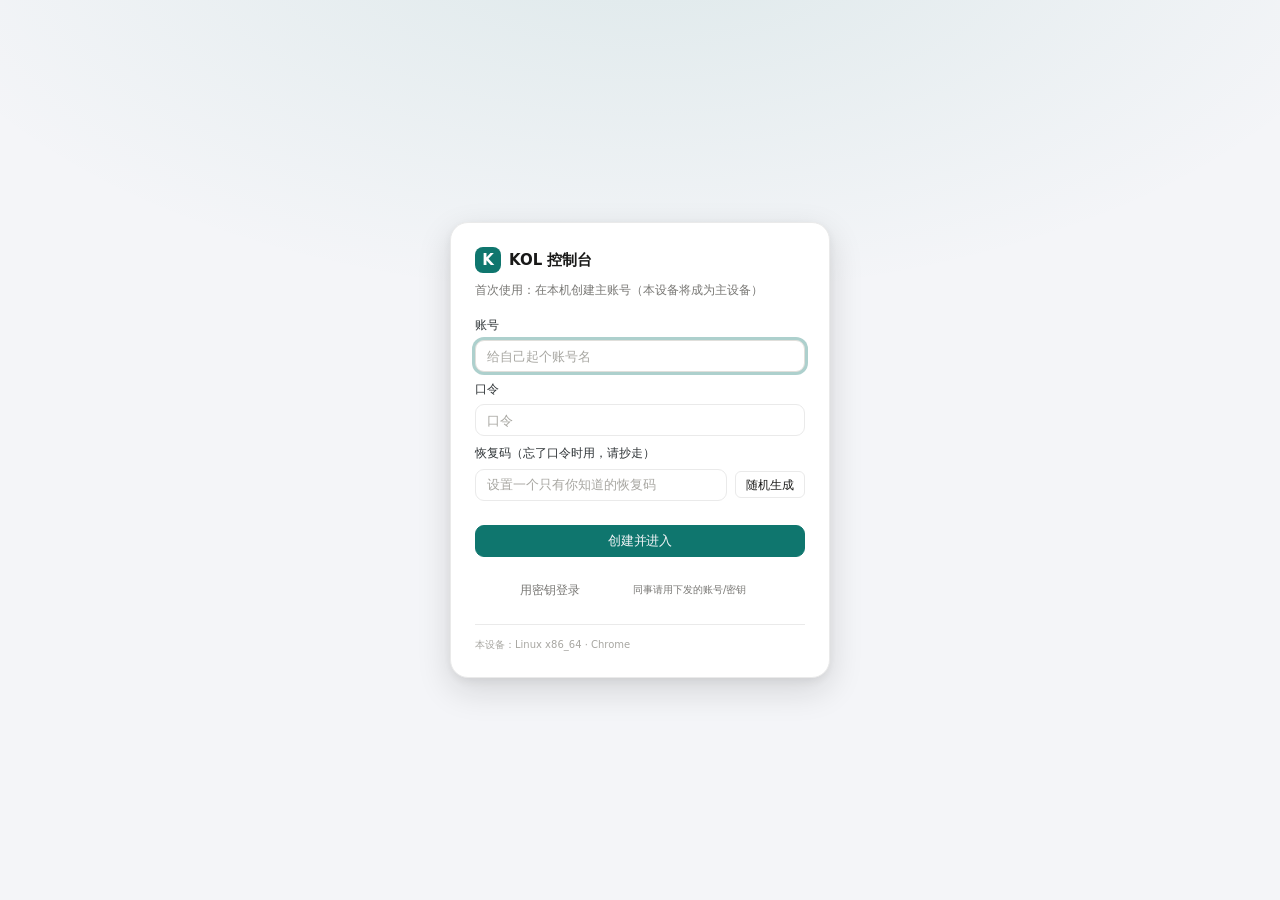
<file: index.html>
<!doctype html>
<html lang="zh-CN" data-theme="light">
<head>
<meta charset="utf-8">
<meta name="viewport" content="width=device-width,initial-scale=1,viewport-fit=cover">
<meta name="color-scheme" content="light dark">
<title>KOL 控制台</title>
<link rel="stylesheet" href="theme/reset.css?v=2">
<link rel="stylesheet" href="theme/tokens.css?v=2">
<link rel="stylesheet" href="theme/primitives.css?v=2">
<link rel="stylesheet" href="theme/layout.css?v=2">
</head>
<body>
<div class="app">
  <header class="topbar">
    <div class="brand"><span class="mark">K</span><span>KOL</span></div>
    <div class="grow">
      <div class="crumb" id="crumb"></div>
      <div class="title" id="title">概览</div>
    </div>
    <button class="cmdk" id="cmdkBtn" title="命令">
      <svg width="15" height="15" viewBox="0 0 24 24" fill="none" stroke="currentColor" stroke-width="1.6" stroke-linecap="round"><circle cx="11" cy="11" r="6.5"/><path d="m20 20-3.6-3.6"/></svg>
      <span>搜索 / 命令</span><kbd>⌘K</kbd>
    </button>
    <button class="btn icon ghost" id="refreshBtn" title="刷新" aria-label="刷新">
      <svg width="16" height="16" viewBox="0 0 24 24" fill="none" stroke="currentColor" stroke-width="1.6" stroke-linecap="round" stroke-linejoin="round"><path d="M20 11a8 8 0 1 0-2.3 5.6"/><path d="M20 4v7h-7"/></svg>
    </button>
    <button class="btn icon ghost" id="themeBtn" title="明暗切换" aria-label="明暗切换"></button>
  </header>

  <div class="navwrap" id="navwrap">
    <button class="navscroll" id="navL" data-navsc="-1" aria-label="向左滚动"><svg width="16" height="16" viewBox="0 0 24 24" fill="none" stroke="currentColor" stroke-width="1.8" stroke-linecap="round" stroke-linejoin="round"><path d="m15 6-6 6 6 6"/></svg></button>
    <nav class="navrow" id="nav" aria-label="主导航"></nav>
    <button class="navscroll" id="navR" data-navsc="1" aria-label="向右滚动"><svg width="16" height="16" viewBox="0 0 24 24" fill="none" stroke="currentColor" stroke-width="1.8" stroke-linecap="round" stroke-linejoin="round"><path d="m9 6 6 6-6 6"/></svg></button>
  </div>

  <div class="subbar" id="subnavWrap"><div class="seg" id="subnav" role="tablist"></div></div>

  <main class="main" id="view"></main>
</div>

<div id="fabMount"></div>
<div id="sheetMount"></div>
<div id="toast" role="status" aria-live="polite"></div>

<script src="mock.js?v=2"></script>
<script src="api.js?v=2"></script>
<script src="ext.js?v=2"></script>
<script src="auth.js?v=2"></script>
<script src="app.js?v=2"></script>
</body>
</html>
</file>
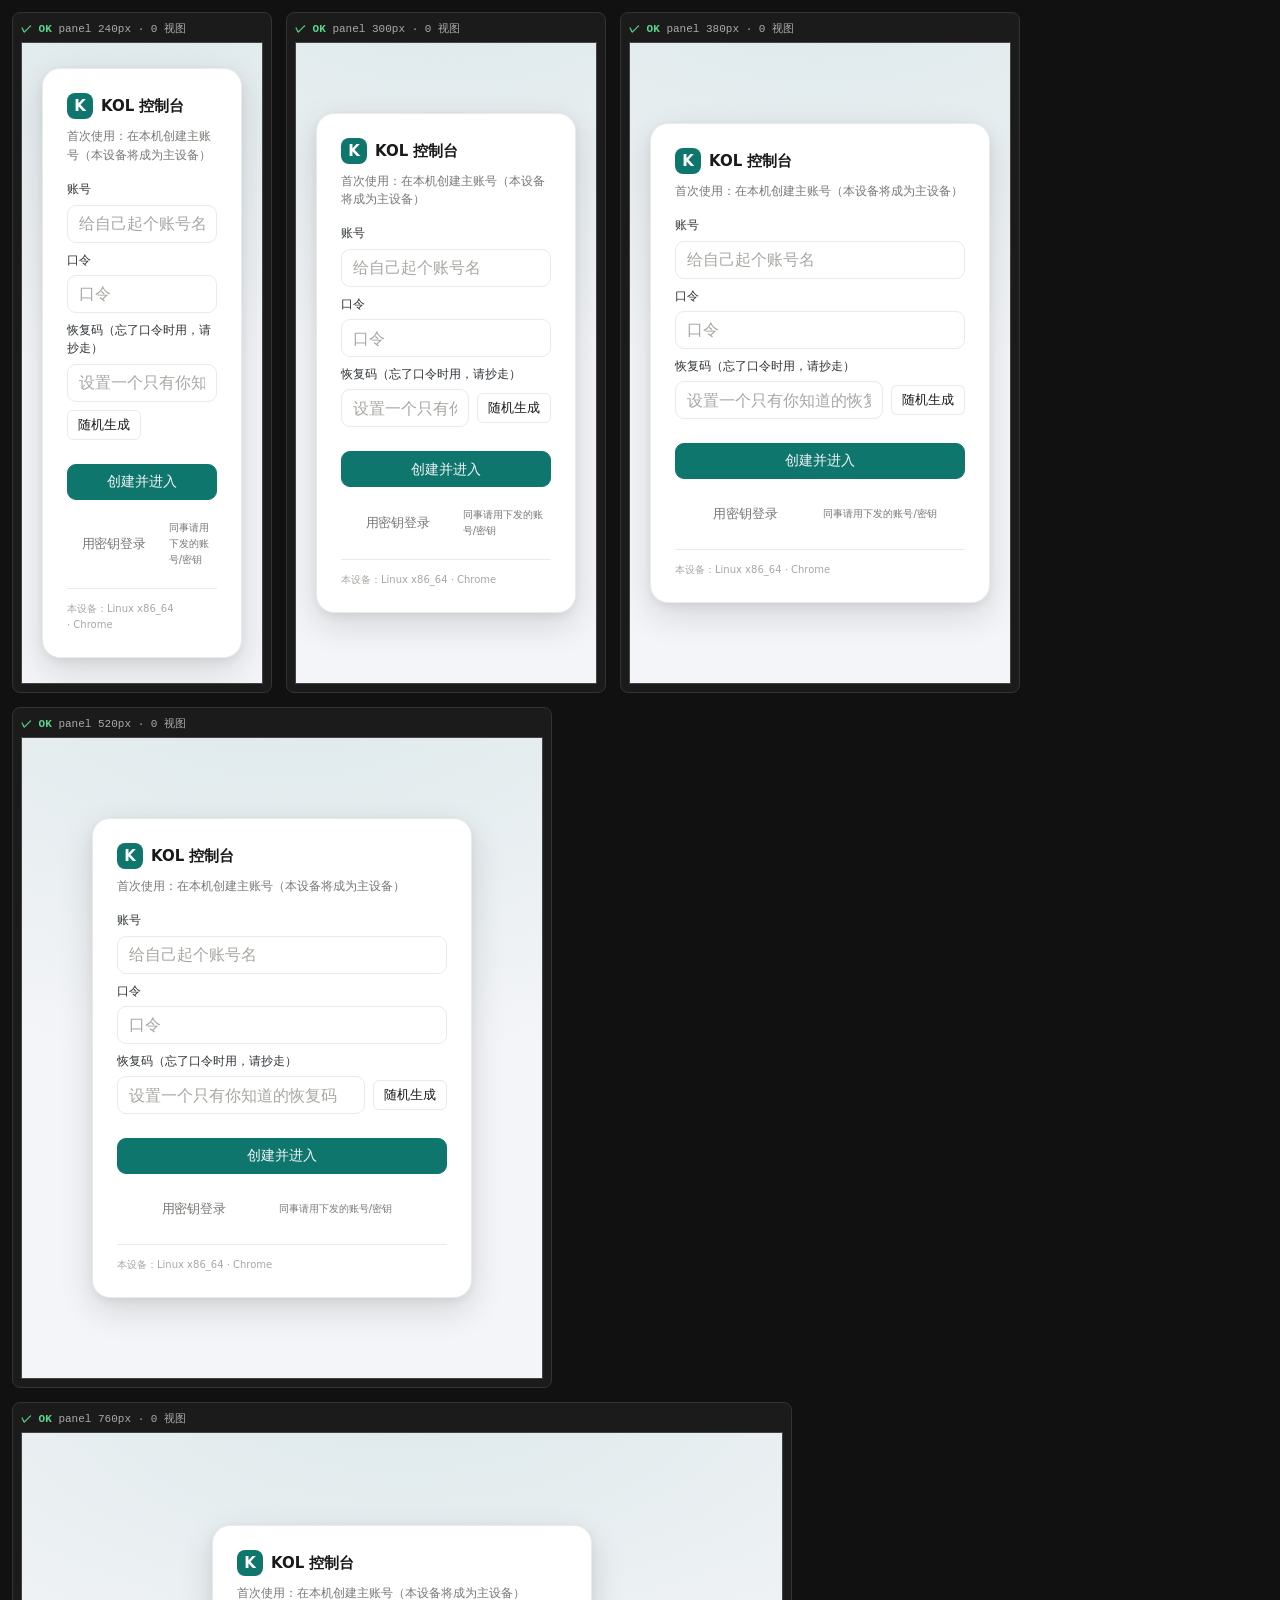
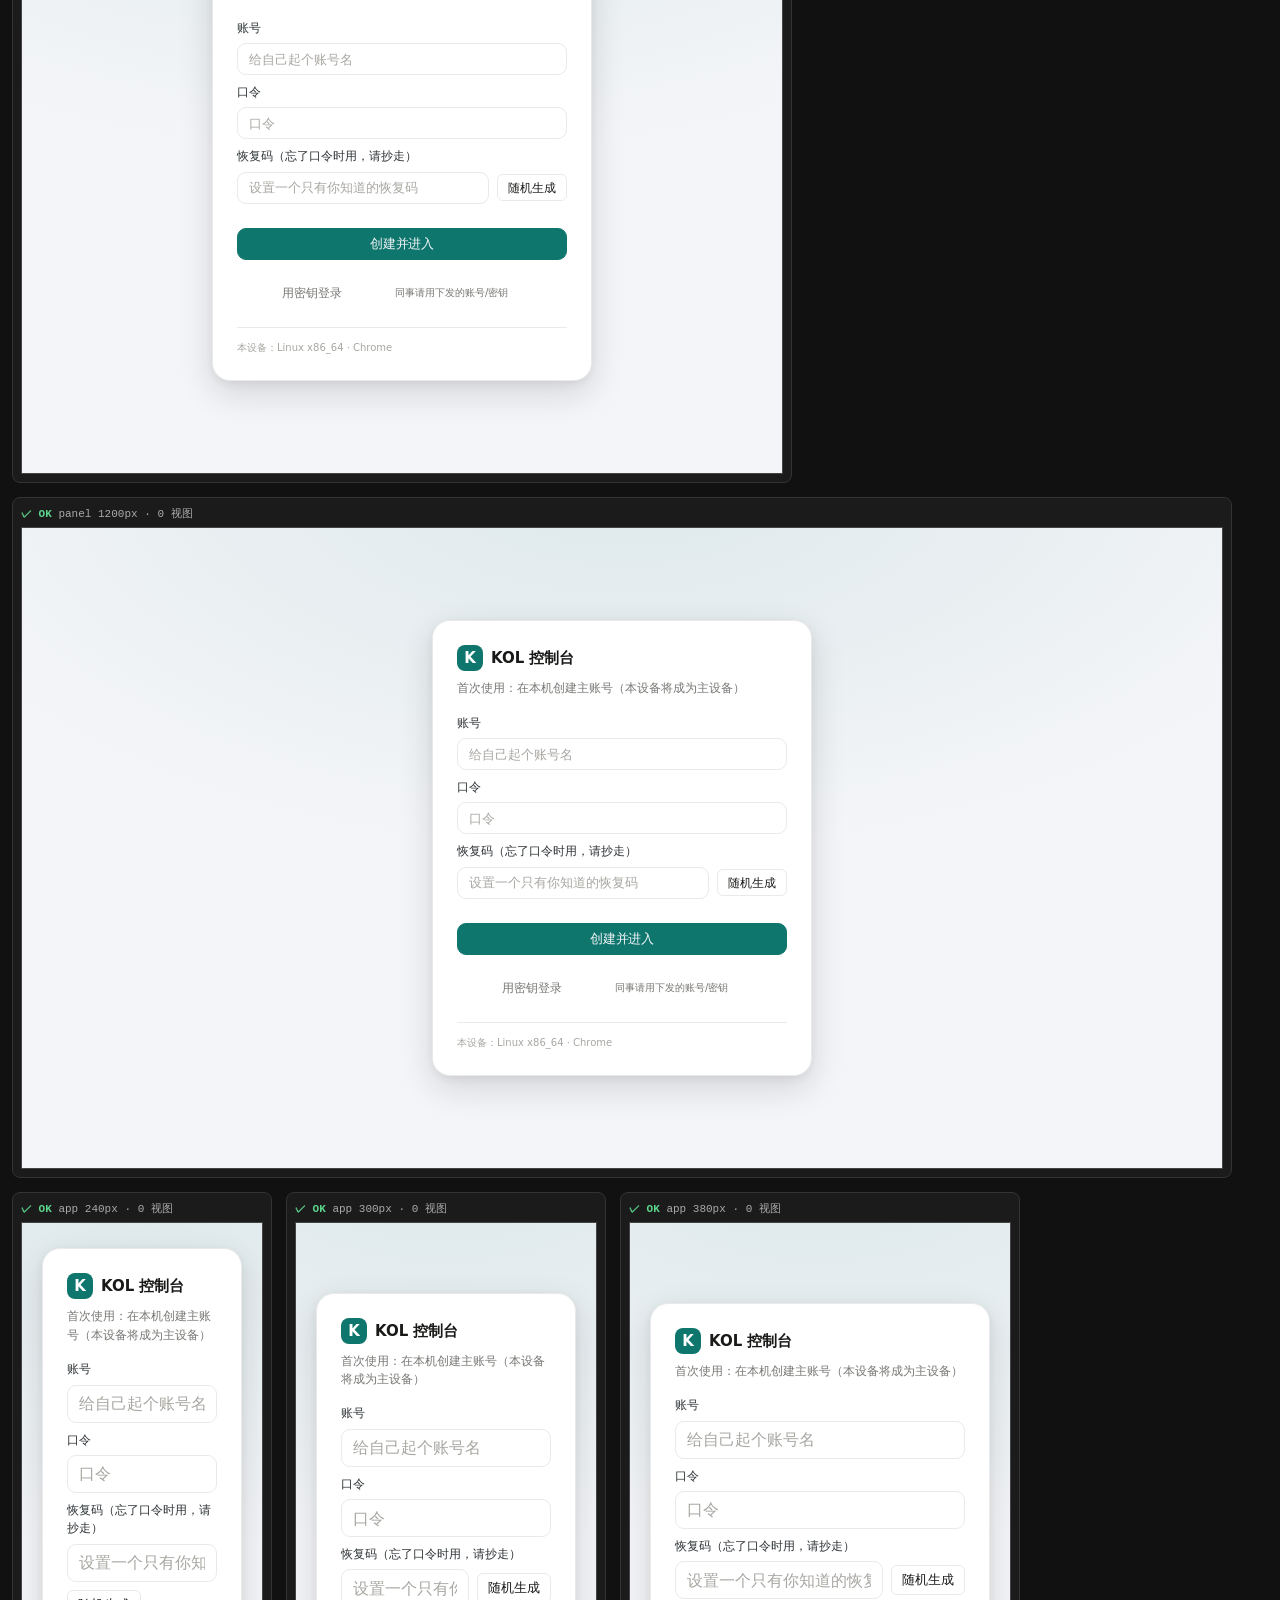
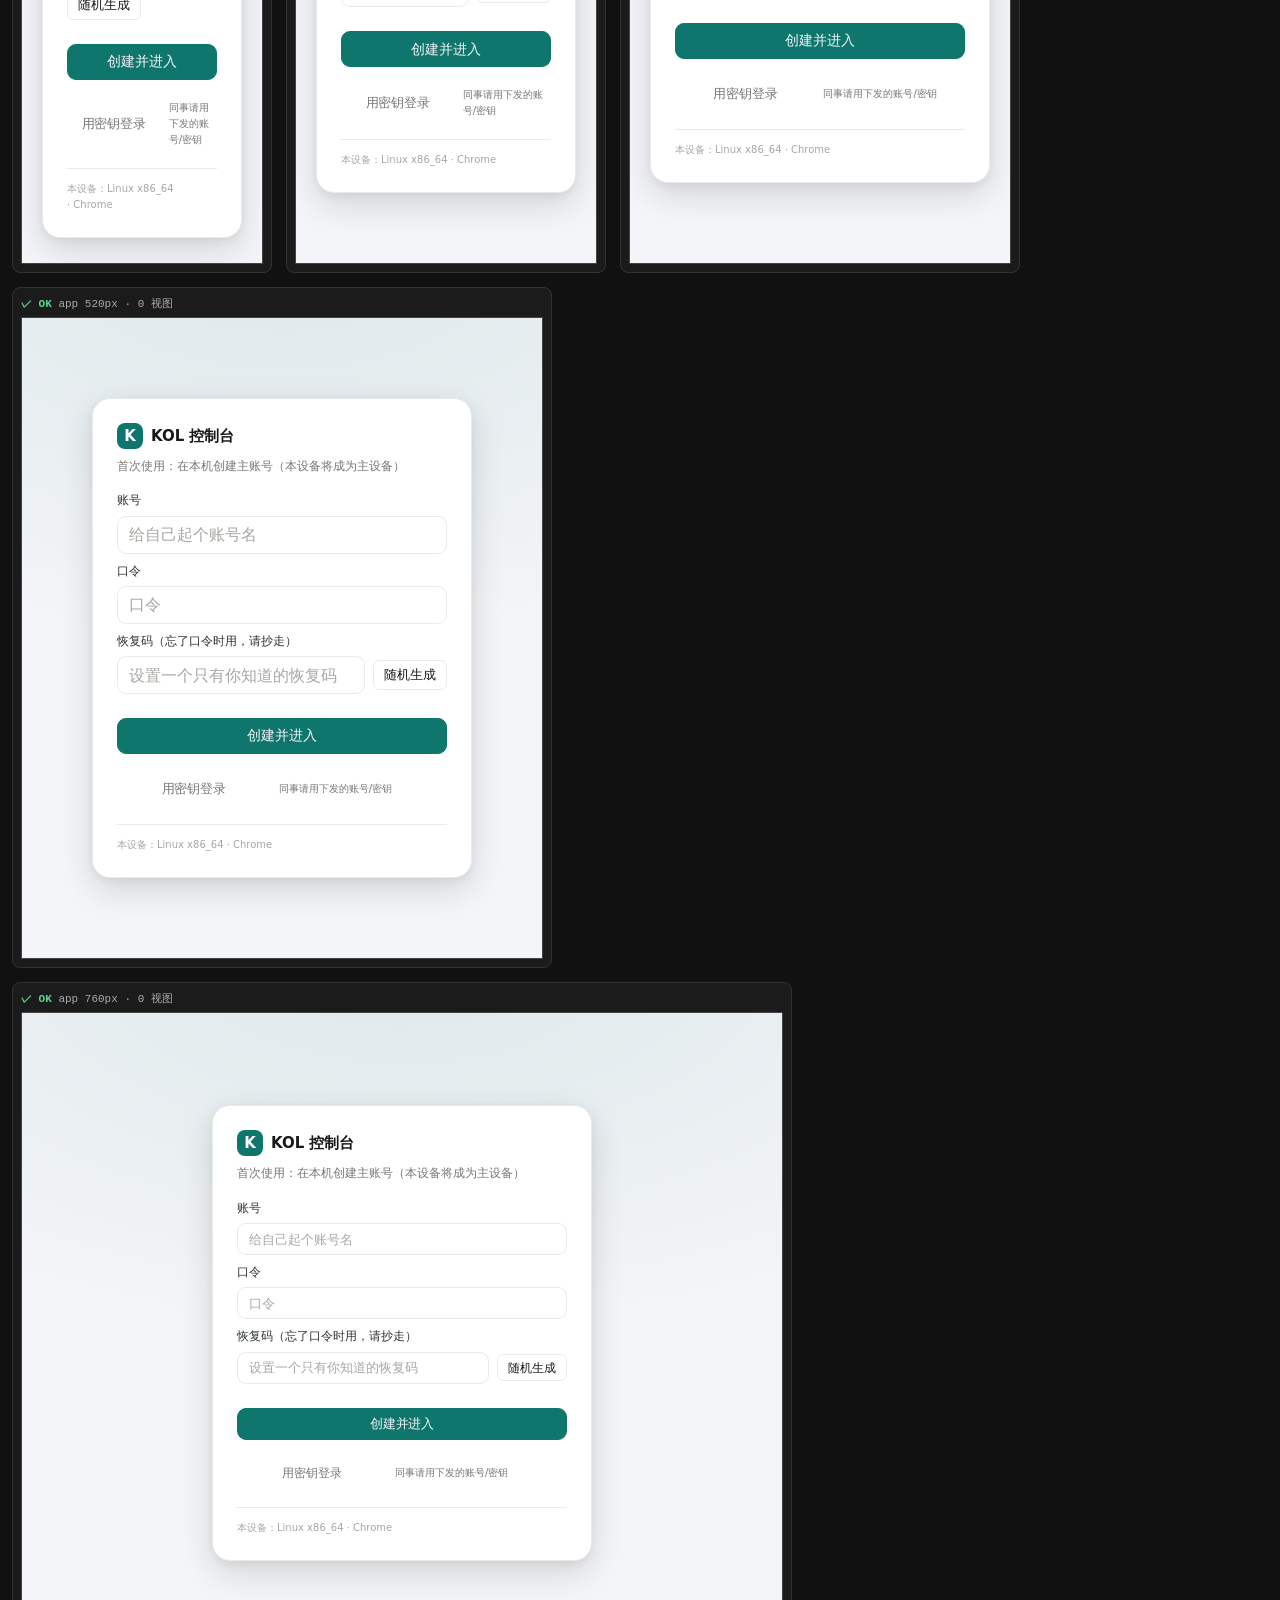
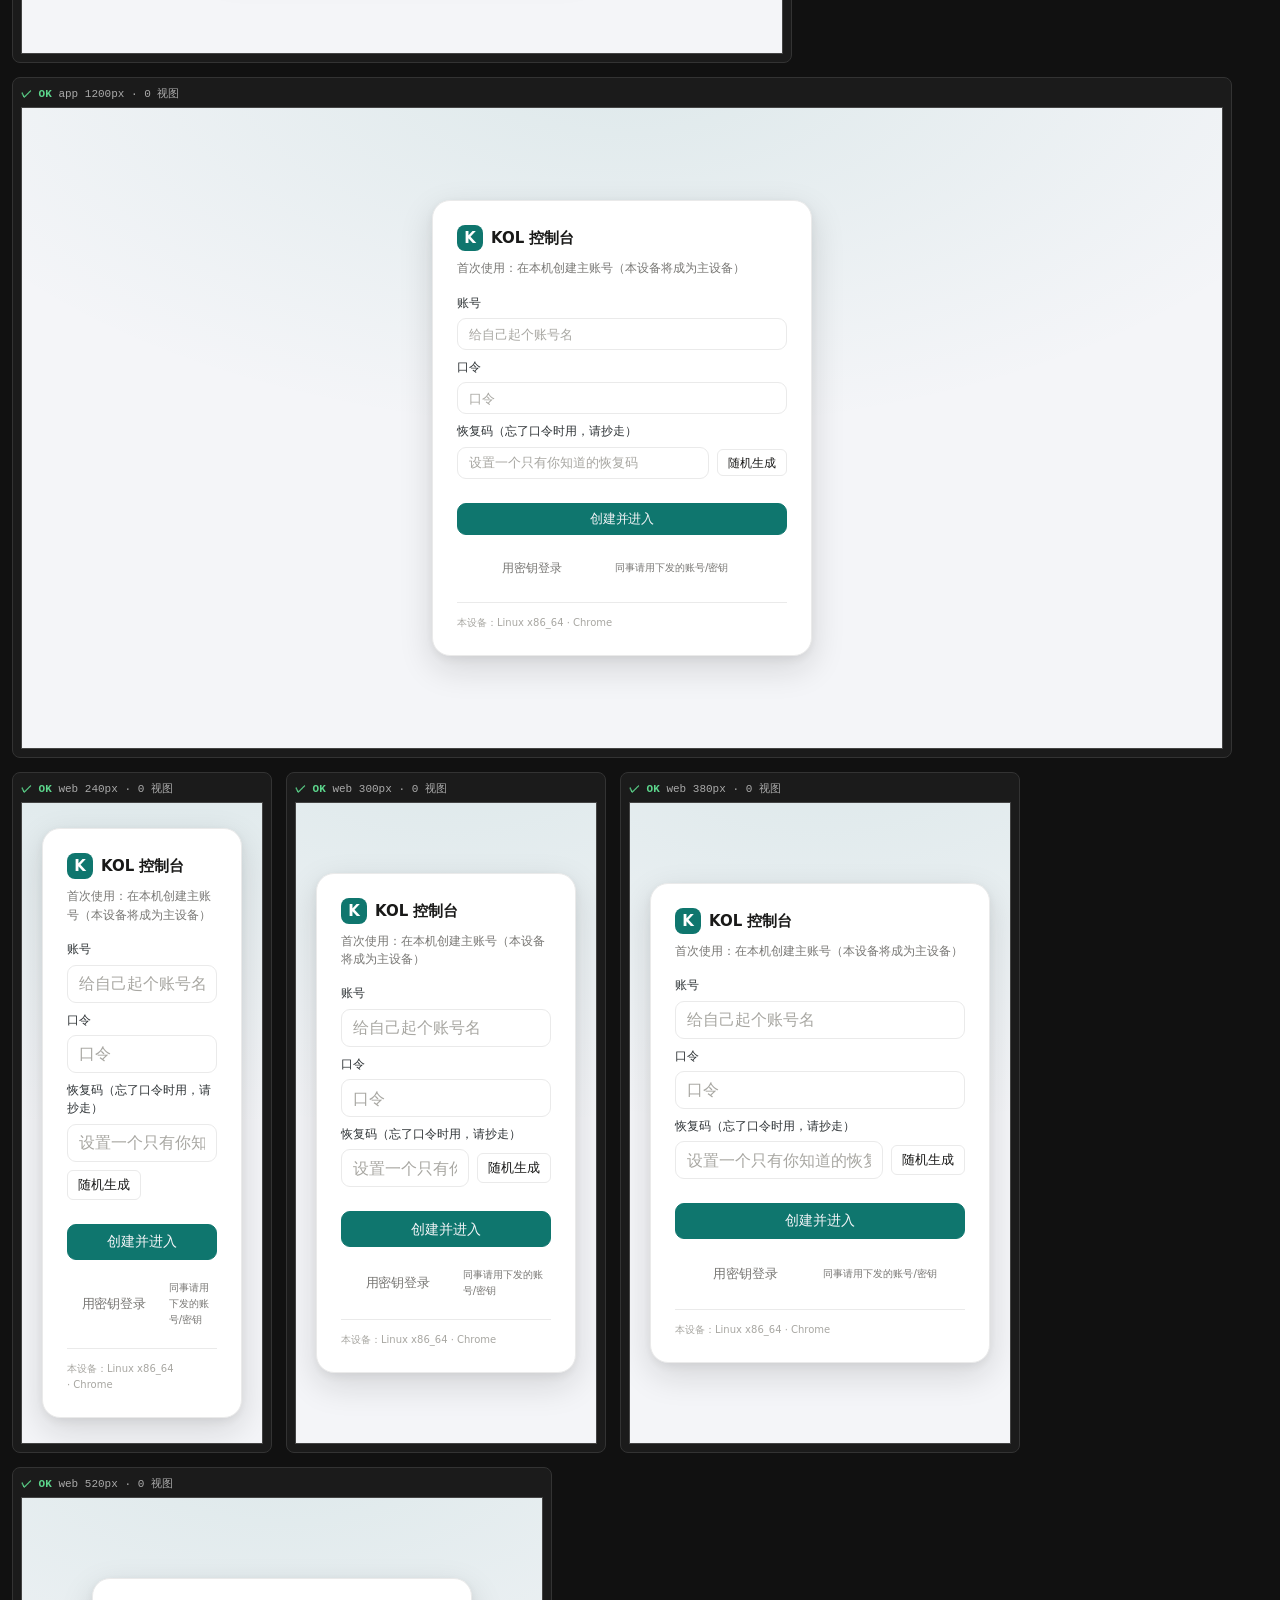
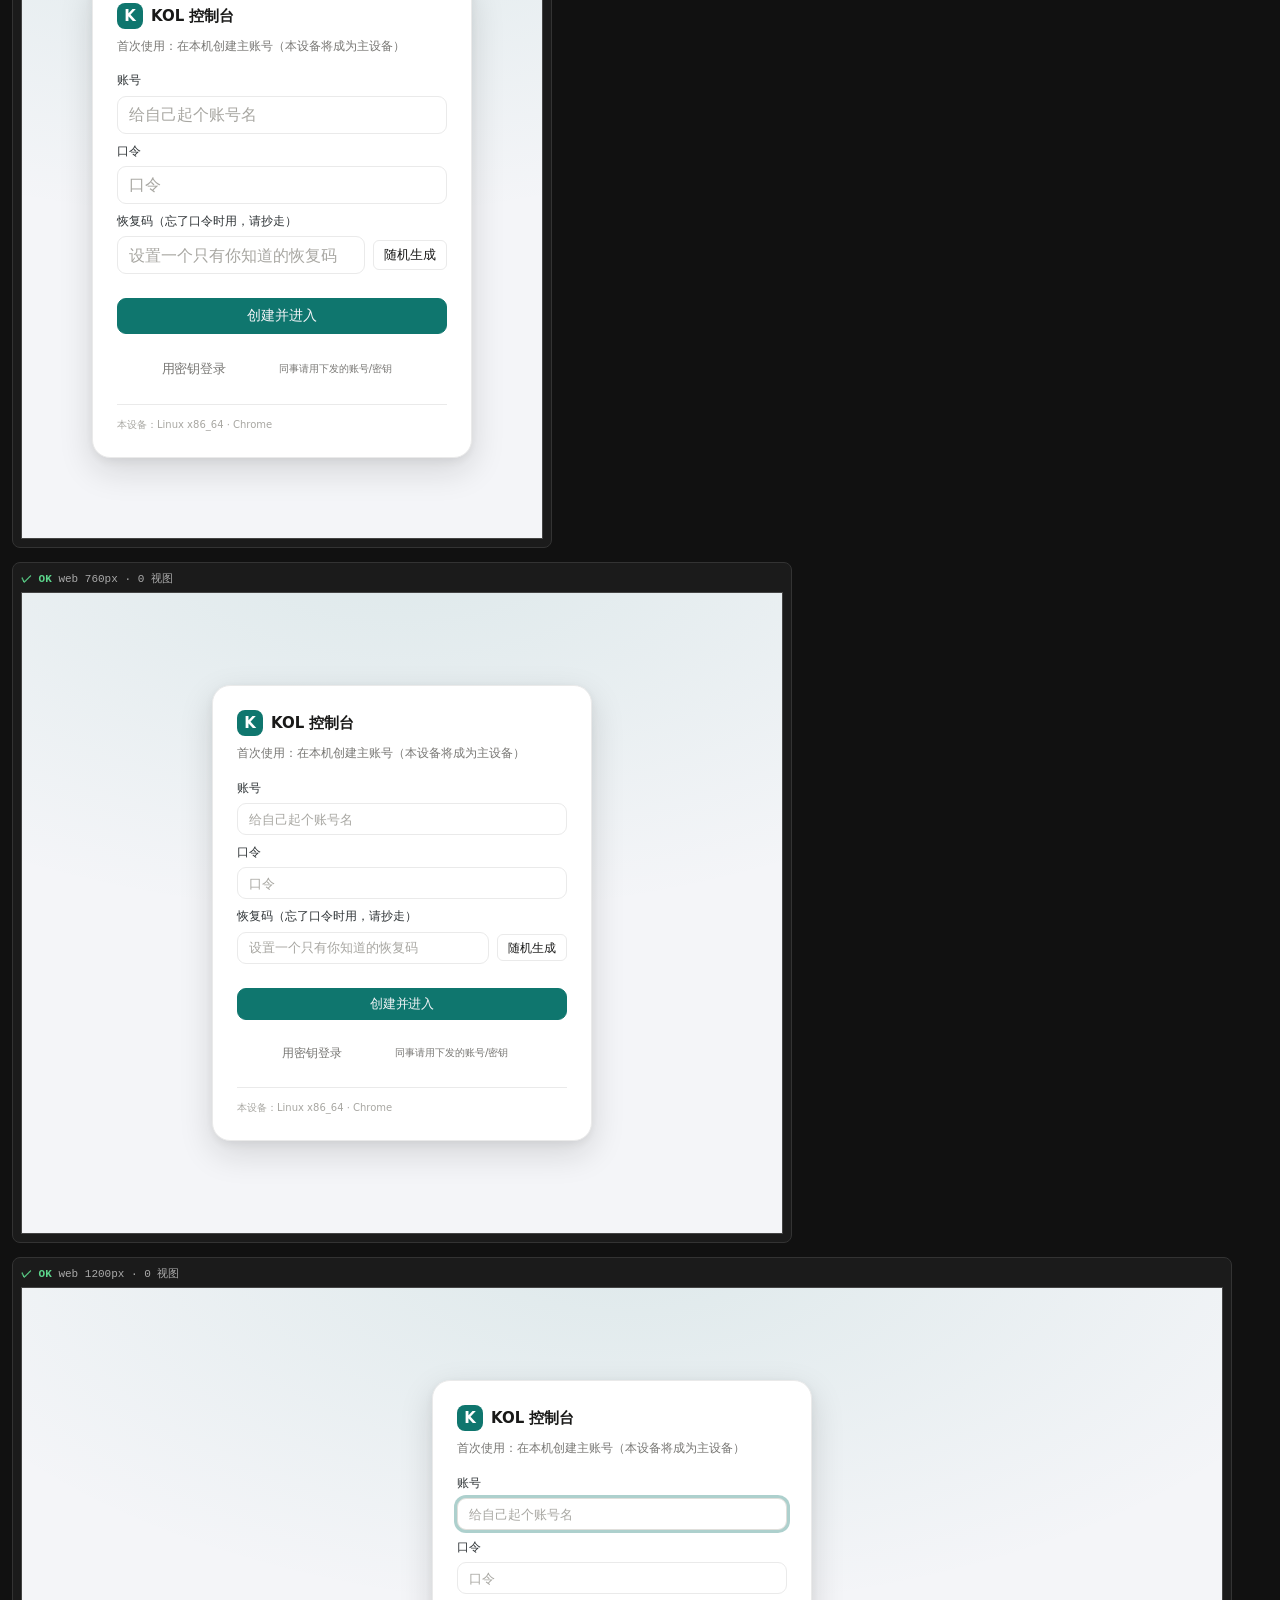
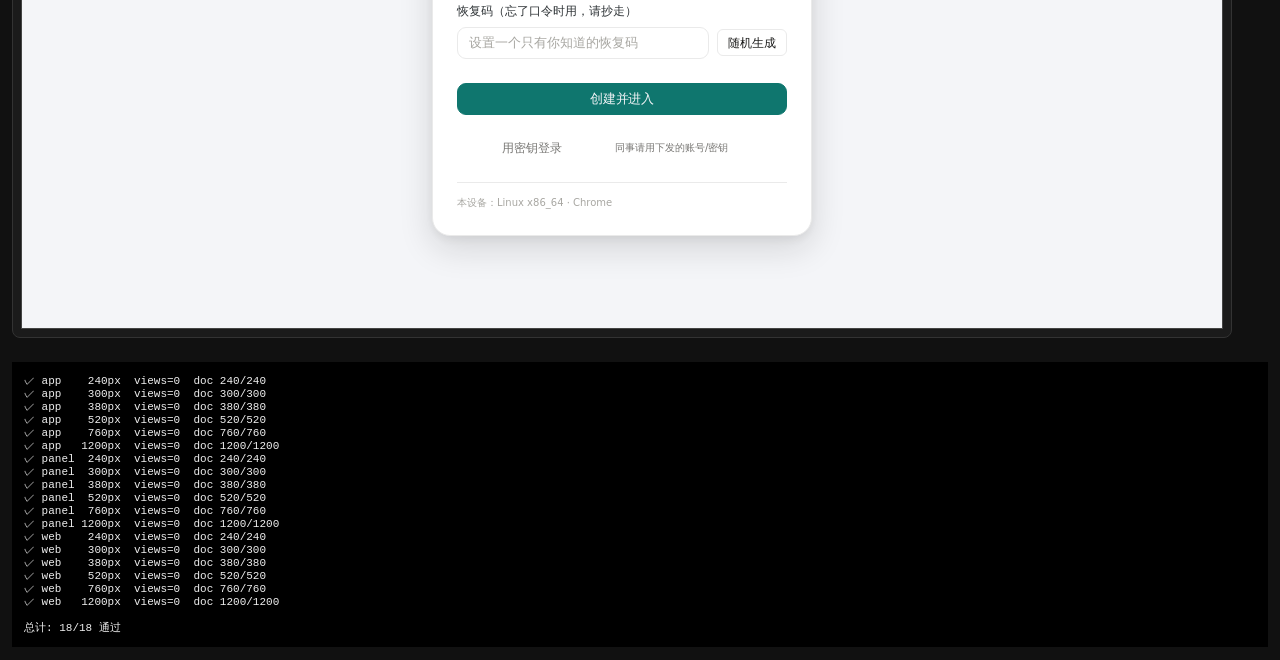
<file: tests/responsive.html>
<!doctype html>
<html lang="zh-CN">
<head>
<meta charset="utf-8">
<title>响应式溢出检测（全屏遍历）</title>
<style>
  body{font:13px -apple-system,system-ui,sans-serif;margin:0;background:#111;color:#eee}
  .row{display:flex;gap:14px;padding:12px;flex-wrap:wrap;align-items:flex-start}
  .cell{background:#1b1b1b;border:1px solid #333;border-radius:8px;padding:8px}
  .cap{font:11px ui-monospace,monospace;margin-bottom:6px;color:#aaa;max-width:520px}
  .bad{color:#ff6b6b;font-weight:700}.ok{color:#5cd68c;font-weight:700}
  iframe{border:1px solid #444;background:#fff;display:block}
  #out{white-space:pre-wrap;padding:12px;font:11px ui-monospace,monospace;background:#000;margin:12px}
</style>
</head>
<body>
<div class="row" id="row"></div>
<pre id="out">running…</pre>
<script>
const WIDTHS = [240, 300, 380, 520, 760, 1200];
const SURFACES = ['panel', 'app', 'web'];

function walk(doc) {
  const de = doc.documentElement;
  const g = s => doc.querySelector(s);
  const ga = s => [...doc.querySelectorAll(s)];
  const over = [], undef = [];
  let views = 0;
  const chk = tag => {
    views++;
    if (de.scrollWidth > de.clientWidth + 1) over.push(tag);
    const t = doc.getElementById('view').innerText;
    if (/undefined|NaN/.test(t)) undef.push(tag);
  };
  // depth ≤2 嵌套子tab 穷举
  function explore(tag, depth) {
    chk(tag);
    if (depth >= 2) return;
    const keys = [...new Set(ga('#view [data-nsub]').map(e => e.dataset.nsub))];
    for (const key of keys) {
      const grp = g(`#view [data-nsub="${key}"]`);
      if (!grp) continue;
      const vals = [...grp.querySelectorAll('button')].map(b => b.dataset.v);
      for (const v of vals) {
        const el = g(`#view [data-nsub="${key}"] [data-v="${v}"]`);
        if (el) { el.click(); explore(tag + '/' + key + ':' + v, depth + 1); }
      }
    }
  }
  const secs = ga('[data-sec]').map(b => b.dataset.sec);
  for (const sec of secs) {
    const nb = g(`[data-sec="${sec}"]`); if (!nb) continue;
    nb.click();
    const subs = ga('#subnav button').map(b => b.dataset.sub);
    const targets = subs.length ? subs : [''];
    for (const sub of targets) {
      if (sub) { const sb = g(`#subnav [data-sub="${sub}"]`); if (sb) sb.click(); }
      explore(sec + (sub ? '/' + sub : ''), 0);
    }
  }
  return { views, over, undef };
}

function probe(doc, w) {
  const de = doc.documentElement;
  const sw = de.scrollWidth, cw = de.clientWidth;
  const r = walk(doc);
  r.w = w; r.sw = sw; r.cw = cw; r.pageOver = sw > cw + 1;
  return r;
}

const row = document.getElementById('row');
const results = [];
const jobs = [];
SURFACES.forEach(surf => WIDTHS.forEach(w => jobs.push({ surf, w })));

jobs.forEach(j => {
  const cell = document.createElement('div'); cell.className = 'cell';
  cell.innerHTML = `<div class="cap">检测中… ${j.surf} ${j.w}px</div>`;
  const f = document.createElement('iframe');
  f.width = j.w; f.height = 640; f.src = `../index.html?surface=${j.surf}`;
  cell.appendChild(f); row.appendChild(cell);
  new Promise(res => { f.onload = () => setTimeout(() => {
    try { res(probe(f.contentDocument, j.w)); } catch (e) { res({ w: j.w, err: String(e).slice(0, 90) }); }
  }, 900); }).then(r => {
    r.surf = j.surf; results.push(r);
    const bad = (r.pageOver || r.over.length || r.undef.length);
    cell.querySelector('.cap').innerHTML = `<span class="${bad ? 'bad' : 'ok'}">${bad ? '✗ 溢出' : '✓ OK'}</span> ${j.surf} ${j.w}px · ${r.views || 0} 视图` +
      (r.over.length ? ' · OVER: ' + r.over.slice(0, 4).join(', ') : '') + (r.undef.length ? ' · UNDEF: ' + r.undef.slice(0, 3).join(', ') : '');
  });
});

(async () => {
  for (let i = 0; i < 120 && results.length < jobs.length; i++) await new Promise(r => setTimeout(r, 300));
  results.sort((a, b) => a.surf.localeCompare(b.surf) || a.w - b.w);
  const badTotal = results.filter(r => r.pageOver || r.over.length || r.undef.length).length;
  const lines = results.map(r => {
    if (r.err) return `✗ ${r.surf} ${r.w}px  ERR ${r.err}`;
    const bad = r.pageOver || r.over.length || r.undef.length;
    return `${bad ? '✗' : '✓'} ${r.surf.padEnd(5)} ${String(r.w).padStart(4)}px  views=${r.views}  doc ${r.sw}/${r.cw}` +
      (r.over.length ? `\n     OVER: ${r.over.join(', ')}` : '') +
      (r.undef.length ? `\n     UNDEF: ${r.undef.join(', ')}` : '');
  });
  document.getElementById('out').textContent = lines.join('\n') + `\n\n总计: ${results.length - badTotal}/${results.length} 通过`;
  document.title = badTotal ? ('OVERFLOW x' + badTotal) : 'ALL-CLEAR';
})();
</script>
</body>
</html>
</file>
<file: theme/tokens.css>
/* ══════════════════════════════════════════════════════════════
   KOL UI — tokens（Premium Utilitarian Minimalism / 编辑风）
   暖单色 · 1px #EAEAEA 结构线 · 墨黑主按钮 · 粉彩仅用于语义标签
   禁：Inter/Roboto · 重投影 · 渐变/霓虹 · 大色块背景 · emoji
   ══════════════════════════════════════════════════════════════ */
:root {
  /* warm monochrome */
  --bone:#f4f5f8;      /* canvas */
  --paper:#ffffff;     /* card */
  --shell:#eef0f4;     /* inset / hover */
  --shell-2:#e6e9ef;
  --line:#eaeaea;      /* the one border */
  --line-2:#f0efec;
  --line-strong:#e0dfdb;

  --ink:#191918;       /* off-black, never #000 */
  --ink-2:#2f3437;
  --mute:#787774;
  --faint:#a8a7a2;

  /* muted pastels — semantic only */
  --green-bg:#edf3ec; --green-fg:#346538;
  --amber-bg:#fbf3db; --amber-fg:#8a5d0a;
  --red-bg:#fdebec;   --red-fg:#9f2f2d;
  --blue-bg:#e1f3fe;  --blue-fg:#1f6c9f;
  --violet-bg:#f2effb;--violet-fg:#5b4b9e;

  /* semantic mapping */
  --bg:var(--bone);
  --surface:var(--paper);
  --surface-2:var(--shell);
  --surface-3:var(--shell-2);
  --text:var(--ink);
  --text-2:var(--ink-2);
  --text-3:var(--mute);
  --text-4:var(--faint);

  --accent:#0f766e;             /* brand teal */
  --accent-hover:#115e59;
  --accent-soft:rgba(15,118,110,.10);
  --focus:rgba(15,118,110,.34);

  /* ultra-diffuse, near-invisible */
  --sh-1:0 1px 2px rgba(20,20,19,.05), 0 2px 6px rgba(15,118,110,.045);
  --sh-hover:0 4px 14px rgba(20,20,19,.07), 0 1px 3px rgba(15,118,110,.06);
  --sh-pop:0 12px 34px rgba(20,20,19,.14), 0 3px 8px rgba(20,20,19,.06);

  --r-xs:6px; --r-sm:9px; --r:13px; --r-lg:18px; --r-shell:24px; --r-full:999px;

  --sp-1:4px; --sp-2:8px; --sp-3:12px; --sp-4:16px; --sp-5:20px; --sp-6:24px; --sp-8:32px; --sp-10:40px;

  --sans:"SF Pro Display","SF Pro Text",-apple-system,BlinkMacSystemFont,"Geist","Segoe UI",system-ui,sans-serif;
  --mono:"SF Mono","Geist Mono",ui-monospace,Menlo,monospace;
  --fs-micro:10px; --fs-xs:11.5px; --fs-sm:12.5px; --fs:13.5px; --fs-md:15px; --fs-lg:19px; --fs-xl:24px; --fs-2xl:34px;
  --lh:1.6; --lh-tight:1.1;

  --t-fast:200ms cubic-bezier(.2,.6,.2,1);
  --t:600ms cubic-bezier(.16,1,.3,1);
  --spring:cubic-bezier(.16,1,.3,1);

  color-scheme:light;
}

[data-theme="dark"] {
  --bone:#0a0a0c;
  --paper:#141417;
  --shell:#1b1b20;
  --shell-2:#232329;
  --line:#26262c;
  --line-2:#1e1e23;
  --line-strong:#34343c;
  --ink:#f2f2f5;
  --ink-2:#d9d9df;
  --mute:#9a9aa3;
  --faint:#6a6a73;
  --green-bg:#1d2a1e; --green-fg:#88b58a;
  --amber-bg:#2e2715; --amber-fg:#d9b061;
  --red-bg:#2e1c1d;   --red-fg:#e08a88;
  --blue-bg:#14242e;  --blue-fg:#7fb6d8;
  --violet-bg:#221f2e;--violet-fg:#a99ad6;
  --bg:var(--bone); --surface:var(--paper); --surface-2:var(--shell); --surface-3:var(--shell-2);
  --text:var(--ink); --text-2:var(--ink-2); --text-3:var(--mute); --text-4:var(--faint);
  --accent:#2dd4bf; --accent-hover:#5eead4; --accent-soft:rgba(45,212,191,.14); --focus:rgba(45,212,191,.34);
  --sh-1:0 1px 2px rgba(0,0,0,.35);
  --sh-hover:0 2px 10px rgba(0,0,0,.4);
  --sh-pop:0 10px 34px rgba(0,0,0,.55);
  color-scheme:dark;
}
</file>
<file: theme/primitives.css>
/* ══════════════════════════════════════════════════════════════
   KOL UI — primitives（平、1px 结构线、墨黑 CTA、粉彩标签）
   ══════════════════════════════════════════════════════════════ */

/* ── buttons ─────────────────────────────────────────────────── */
.btn {
  display: inline-flex; align-items: center; justify-content: center; gap: 7px;
  height: 32px; padding: 0 13px; border-radius: var(--r-sm);
  font-size: var(--fs-sm); font-weight: 550; letter-spacing: -.005em;
  color: var(--text); background: var(--surface); border: 1px solid var(--line);
  transition: background var(--t-fast), border-color var(--t-fast), transform var(--t-fast), color var(--t-fast);
  white-space: nowrap; user-select: none;
}
.btn:hover { background: var(--shell); border-color: var(--line-strong); }
.btn:active { transform: scale(.96); }
.btn[disabled], .btn.is-disabled { opacity: .45; pointer-events: none; }

.btn.primary { background: var(--accent); color: var(--bg); border-color: var(--accent); }
.btn.primary:hover { background: var(--accent-hover); border-color: var(--accent-hover); }
.btn.ghost { background: transparent; border-color: transparent; color: var(--text-3); }
.btn.ghost:hover { background: var(--shell); color: var(--text); }
.btn.danger { color: var(--red-fg); border-color: var(--line); }
.btn.danger:hover { background: var(--red-bg); border-color: transparent; }
.btn.sm { height: 27px; padding: 0 10px; font-size: var(--fs-xs); border-radius: var(--r-xs); }
.btn.icon { width: 32px; padding: 0; }
.btn.icon.sm { width: 27px; }

/* ── inputs ──────────────────────────────────────────────────── */
.input, .select, .textarea {
  width: 100%; height: 32px; padding: 0 11px;
  border: 1px solid var(--line); border-radius: var(--r-sm);
  background: var(--surface); color: var(--text); font-size: var(--fs-sm);
  transition: border-color var(--t-fast), box-shadow var(--t-fast);
}
.textarea { height: auto; min-height: 88px; padding: 9px 11px; line-height: 1.55; resize: vertical; }
.input::placeholder, .textarea::placeholder { color: var(--text-4); }
.input:focus, .select:focus, .textarea:focus { outline: none; border-color: var(--line-strong); box-shadow: 0 0 0 3px var(--focus); }
.field { display: flex; flex-direction: column; gap: 6px; }
.field > label { font-size: var(--fs-xs); font-weight: 550; color: var(--text-2); }
.search { position: relative; }
.search .input { padding-left: 30px; }
.search > svg { position: absolute; left: 9px; top: 50%; transform: translateY(-50%); color: var(--text-4); pointer-events: none; }

/* ── surfaces ────────────────────────────────────────────────── */
.card { background: rgba(255,255,255,.70); border: 1px solid rgba(20,20,19,.07); border-radius: var(--r-lg); box-shadow: var(--sh-1); backdrop-filter: blur(14px) saturate(1.15); }
[data-theme="dark"] .card { background: rgba(255,255,255,.035); border-color: rgba(255,255,255,.08); backdrop-filter: blur(16px) saturate(1.4); }
[data-theme="dark"] .card.tight { backdrop-filter: none; background: rgba(255,255,255,.05); }
.card.pad { padding: var(--sp-5); }
.card.tight { border-radius: var(--r); }
/* list inside a card: rows separated by the one line, no nested boxes */
.rows { display: flex; flex-direction: column; }
.rows > * + * { border-top: 1px solid var(--line); }
.rows.plain { border: 0; }
.rowitem { display: flex; gap: var(--sp-3); align-items: flex-start; padding: var(--sp-4) var(--sp-4); transition: background var(--t-fast); }
.rowitem:first-child { border-top-left-radius: var(--r-lg); border-top-right-radius: var(--r-lg); }
.rowitem:last-child { border-bottom-left-radius: var(--r-lg); border-bottom-right-radius: var(--r-lg); }
.rowitem:hover { background: var(--shell); }

.section { display: flex; flex-direction: column; }
.section > .section-head { display: flex; align-items: baseline; justify-content: space-between; gap: var(--sp-3); padding-bottom: var(--sp-3); }
.section-title { font-size: var(--fs-lg); font-weight: 620; letter-spacing: -.022em; }
.section-sub { font-size: var(--fs-xs); color: var(--text-3); }

/* ── tags (pastel, pill, uppercase micro) ────────────────────── */
.pill {
  display: inline-flex; align-items: center; gap: 5px;
  height: 21px; padding: 0 9px; border-radius: var(--r-full);
  font-size: var(--fs-xs); font-weight: 600; letter-spacing: .04em;
  background: var(--shell); color: var(--text-3); border: 1px solid var(--line-2);
}
.pill .dot { width: 5px; height: 5px; border-radius: 50%; background: currentColor; }
.pill.ok   { background: var(--green-bg); color: var(--green-fg); }
.pill.warn { background: var(--amber-bg); color: var(--amber-fg); }
.pill.bad  { background: var(--red-bg);   color: var(--red-fg); }
.pill.accent { background: var(--blue-bg); color: var(--blue-fg); }
.pill.violet { background: var(--violet-bg); color: var(--violet-fg); }

.count {
  min-width: 17px; height: 17px; padding: 0 5px; border-radius: var(--r-full);
  display: inline-flex; align-items: center; justify-content: center;
  font-size: 10px; font-weight: 650; font-variant-numeric: tabular-nums;
  background: var(--red-bg); color: var(--red-fg);
}
.count.soft { background: var(--shell); color: var(--text-3); }

/* ── segmented (flat, underline-free; used as sub tabs) ─────── */
.seg { display: inline-flex; gap: 2px; padding: 3px; background: var(--shell); border-radius: var(--r-sm); }
.seg button { height: 25px; padding: 0 10px; border-radius: var(--r-xs); font-size: var(--fs-xs); font-weight: 550; color: var(--text-3); transition: background var(--t-fast), color var(--t-fast); }
.seg button:hover { color: var(--text); }
.seg button[aria-selected="true"] { background: var(--surface); color: var(--text); box-shadow: var(--sh-1); }

/* ── table ───────────────────────────────────────────────────── */
.tbl { font-size: var(--fs-sm); }
.tbl th { text-align: left; font-size: var(--fs-micro); font-weight: 650; letter-spacing: .1em; text-transform: uppercase; color: var(--text-4); padding: 8px 12px; border-bottom: 1px solid var(--line); }
.tbl td { padding: 10px 12px; border-bottom: 1px solid var(--line); vertical-align: top; }
.tbl tr:last-child td { border-bottom: 0; }
.tbl tbody tr { transition: background var(--t-fast); }
.tbl tbody tr:hover { background: var(--shell); }

/* ── states ──────────────────────────────────────────────────── */
.skel { background: linear-gradient(100deg, var(--shell) 30%, var(--shell-2) 50%, var(--shell) 70%); background-size: 220% 100%; animation: shimmer 1.5s var(--t-fast) infinite linear; border-radius: var(--r-xs); height: 11px; }
@keyframes shimmer { from { background-position: 200% 0 } to { background-position: -60% 0 } }
.skel.line { margin: 8px 0; }
.skel.line.w60 { width: 60%; } .skel.line.w40 { width: 40%; } .skel.line.w80 { width: 80%; }

.empty { text-align: center; padding: var(--sp-8) var(--sp-5); color: var(--text-3); }
.empty .glyph { width: 42px; height: 42px; margin: 0 auto var(--sp-4); border-radius: var(--r); display: grid; place-items: center; border: 1px solid var(--line); color: var(--text-4); background: var(--surface); }
.empty h4 { font-size: var(--fs-sm); color: var(--text-2); font-weight: 600; margin-bottom: 4px; }
.empty p { font-size: var(--fs-xs); max-width: 36ch; margin: 0 auto; line-height: 1.6; }

/* ── 统一三态（error 态）+ 进度条 ────────────────────────────── */
.empty.err .glyph { color: var(--red-fg); background: var(--red-bg); border-color: transparent; font-weight: 700; }
/* ── KPI 卡片按语义分色（看板一眼区分）──────────────────────────── */
.metric.t-warn { box-shadow: inset 3px 0 0 var(--amber-fg); }
.metric.t-warn .v { color: var(--amber-fg); }
.metric.t-info { box-shadow: inset 3px 0 0 var(--accent); }
.metric.t-info .v { color: var(--accent); }
.metric.t-ok { box-shadow: inset 3px 0 0 var(--green-fg); }
.metric.t-ok .v { color: var(--green-fg); }
.metric.t-violet { box-shadow: inset 3px 0 0 var(--violet-fg, #6b5bd2); }
.metric.t-violet .v { color: var(--violet-fg, #6b5bd2); }
.count.warn { background: var(--amber-bg); color: var(--amber-fg); }
.count.violet { background: var(--violet-bg, #efeaff); color: var(--violet-fg, #6b5bd2); }
.empty.err .btn { margin-top: var(--sp-4); }
.progbox { margin-top: var(--sp-4); padding: var(--sp-3); border: 1px solid var(--line); border-radius: var(--r-sm); background: var(--surface); }
.prog { height: 6px; background: var(--shell); border-radius: 999px; overflow: hidden; margin-top: var(--sp-2); }
.prog > i { display: block; height: 100%; background: var(--accent); border-radius: 999px; transition: width var(--t) var(--spring); }
.prog-step { display: flex; align-items: center; gap: var(--sp-2); font-size: var(--fs-xs); }

/* ── 话术库悬浮球 ─────────────────────────────────────────────── */
.fab { position: fixed; right: 18px; bottom: 18px; z-index: 70; width: 50px; height: 50px; border-radius: 50%; display: grid; place-items: center; color: #fff; background: var(--accent); box-shadow: 0 6px 20px rgba(0,0,0,.28); transition: transform var(--t) var(--spring), background var(--t-fast); }
.fab:hover { transform: translateY(-2px) scale(1.04); }
.fab.on { background: var(--text); }
.fab-panel { position: fixed; right: 18px; bottom: 78px; z-index: 70; width: min(340px, calc(100vw - 36px)); max-height: min(70vh, 520px); display: flex; flex-direction: column; gap: var(--sp-2); padding: var(--sp-3); background: var(--surface); border: 1px solid var(--line); border-radius: var(--r); box-shadow: var(--sh-pop); animation: sheet-up var(--t) var(--spring) both; }
/* app 端底部有固定标签栏(≈84px) → 悬浮球/面板要抬上去，别压在导航上 */
html[data-surface="app"] .fab { bottom: calc(96px + env(safe-area-inset-bottom)); }
html[data-surface="app"] .fab-panel { bottom: calc(156px + env(safe-area-inset-bottom)); max-height: min(520px, calc(100dvh - 190px)); }
.fab-list { display: flex; flex-direction: column; gap: 2px; overflow-y: auto; max-height: 220px; border: 1px solid var(--line); border-radius: var(--r-sm); }
.fab-list.plain { border: 0; max-height: 250px; gap: 6px; }
.fab-card { display: flex; flex-direction: column; gap: 4px; padding: 8px 9px; border: 1px solid var(--line); border-radius: var(--r-sm); background: var(--surface); }
.fab-card.on { border-color: var(--accent); background: var(--accent-soft); }
.fab-head { display: flex; align-items: center; gap: 7px; }
.fab-seq { width: 18px; height: 18px; flex: none; border-radius: 50%; border: 1px solid var(--line-strong); background: transparent; color: var(--text-4); font-size: var(--fs-micro); font-weight: 700; display: grid; place-items: center; }
.fab-seq.on { background: var(--accent); border-color: transparent; color: #fff; }
.fab-mini { flex: none; font-size: var(--fs-sm); line-height: 1; padding: 1px 3px; border-radius: var(--r-xs); }
.fab-meta { display: flex; align-items: center; gap: 6px; font-size: var(--fs-micro); }
.fab-tag { background: var(--accent-soft); color: var(--accent); border-radius: 3px; padding: 1px 5px; }
.fab-body { font-size: var(--fs-xs); line-height: 1.45; color: var(--text-2); white-space: pre-wrap; word-break: break-word; display: -webkit-box; -webkit-line-clamp: 2; -webkit-box-orient: vertical; overflow: hidden; cursor: pointer; }
.fab-body.full { display: block; max-height: 160px; overflow-y: auto; color: var(--text); }
.fab-mediarow { display: flex; gap: 4px; flex-wrap: wrap; }
.fab-media { font-size: var(--fs-micro); background: var(--shell); color: var(--text-3); border-radius: 3px; padding: 1px 5px; }
.fab-card-ops { display: flex; flex-wrap: wrap; gap: 4px; }
.fab-op { font-size: var(--fs-micro); padding: 3px 7px; border: 1px solid var(--line); border-radius: var(--r-xs); background: var(--surface); color: var(--text-2); }
.fab-op:hover { background: var(--shell); }
.fab-op.primary { background: var(--accent); border-color: transparent; color: #fff; }
.fab-op.danger { color: var(--red-fg); }

/* ── 拉群开场白编辑器 ──────────────────────────────────────────── */
.w-list { display: flex; flex-direction: column; gap: var(--sp-2); }
.w-step { border: 1px solid var(--line); border-radius: var(--r-sm); background: var(--surface); padding: var(--sp-3); }
.w-head { display: flex; align-items: center; gap: var(--sp-2); margin-bottom: var(--sp-2); }
.w-head .idx { width: 20px; height: 20px; border-radius: 50%; display: grid; place-items: center; background: var(--shell); color: var(--text-3); font-size: var(--fs-micro); font-weight: 700; flex: none; }
.w-media { display: flex; align-items: center; gap: var(--sp-3); }
.w-media .media { width: 44px; height: 32px; border-radius: var(--r-xs); display: grid; place-items: center; background: var(--shell); color: var(--text-3); font-size: var(--fs-micro); flex: none; }
.w-text { width: 100%; min-height: 46px; }
.qrbox { padding: 26px 12px; text-align: center; border: 1px dashed var(--line-strong); border-radius: var(--r-sm); color: var(--text-3); font-size: var(--fs-xs); background: var(--shell); }

.notice { display: flex; gap: 9px; align-items: flex-start; padding: 10px 12px; border-radius: var(--r-sm); font-size: var(--fs-xs); }
.notice.bad { background: var(--red-bg); color: var(--red-fg); }
.notice.warn { background: var(--amber-bg); color: var(--amber-fg); }
.notice.ok { background: var(--green-bg); color: var(--green-fg); }

/* ── switch ──────────────────────────────────────────────────── */
.switch { position: relative; width: 36px; height: 21px; border-radius: 999px; background: var(--line-strong); transition: background var(--t-fast); flex: none; }
.switch[aria-checked="true"] { background: var(--accent); }
.switch::after { content:""; position:absolute; top:2px; left:2px; width:17px; height:17px; border-radius:50%; background:var(--surface); box-shadow: var(--sh-1); transition: transform var(--t) var(--spring); }
.switch[aria-checked="true"]::after { transform: translateX(15px); }

/* ── meta ────────────────────────────────────────────────────── */
.metric { display: flex; flex-direction: column; gap: 3px; }
.metric .k { font-size: var(--fs-xs); font-weight: 620; letter-spacing: .06em; text-transform: uppercase; color: var(--text-3); }
.metric .v { font-size: var(--fs-xl); font-weight: 680; letter-spacing: -.04em; font-variant-numeric: tabular-nums; color: var(--text); }
.avatar { width: 34px; height: 34px; border-radius: 11px; display: grid; place-items: center; font-weight: 600; font-size: var(--fs-sm); background: var(--accent-soft); color: var(--accent); flex: none; border: 1px solid transparent; }
.divider { height: 1px; background: var(--line); margin: var(--sp-4) 0; }

/* ── overflow safety（任意宽度不溢出的根因修复）───────────────── */
.row, .spread { flex-wrap: wrap; }          /* 横排放不下就换行，而不是撑破容器 */
.row > *, .spread > * { min-width: 0; }     /* flex 子项可收缩（溢出的头号原因） */
.card, .rowitem, .section, .stack, .field, .seg { min-width: 0; }
.pill { max-width: 100%; overflow: hidden; text-overflow: ellipsis; }
.mono, .muted, .dim, .clamp2 { overflow-wrap: anywhere; }
.spread > .grow, .row > .grow { flex: 1 1 8ch; }
pre, code { overflow-x: auto; max-width: 100%; }

/* 表格：窄屏改为容器内横向滚动，绝不撑破页面 */
.tbl-wrap { overflow-x: auto; overflow-y: hidden; -webkit-overflow-scrolling: touch; }
.tbl-wrap > .tbl { min-width: 460px; }
</file>
<file: theme/layout.css>
/* ══════════════════════════════════════════════════════════════
   KOL UI — layout / app shell
   三端：web / panel(Chrome 侧栏,可拖拽) / app(Capacitor)
   硬约束：**任意宽度（≥240px）都不溢出**；横向只允许"容器内滚动"
   ══════════════════════════════════════════════════════════════ */

/* ambient depth */
body::before {
  content: ""; position: fixed; inset: -10%; pointer-events: none; z-index: 0;
  background:
    radial-gradient(58% 44% at 14% -6%, rgba(45,212,191,.22), transparent 60%),
    radial-gradient(54% 40% at 92% -2%, rgba(96,165,250,.20), transparent 62%),
    radial-gradient(64% 48% at 52% 112%, rgba(251,191,36,.14), transparent 62%);
  animation: ambient 26s ease-in-out infinite alternate;
}
@keyframes ambient { from { transform: translate3d(-1.5%, -1%, 0) scale(1.02) } to { transform: translate3d(1.5%, 1.5%, 0) scale(1.07) } }
[data-theme="dark"] body::before {
  background:
    radial-gradient(58% 42% at 18% -8%, rgba(45,212,191,.20), transparent 62%),
    radial-gradient(52% 40% at 92% -4%, rgba(59,130,246,.16), transparent 64%),
    radial-gradient(60% 46% at 50% 112%, rgba(139,92,246,.10), transparent 62%);
}
body::after {
  content: ""; position: fixed; inset: 0; pointer-events: none; z-index: 60;
  opacity: .022; mix-blend-mode: multiply;
  background-image: url("data:image/svg+xml,%3Csvg xmlns='http://www.w3.org/2000/svg' width='140' height='140'%3E%3Cfilter id='n'%3E%3CfeTurbulence type='fractalNoise' baseFrequency='0.85' numOctaves='2'/%3E%3C/filter%3E%3Crect width='100%25' height='100%25' filter='url(%23n)'/%3E%3C/svg%3E");
}
[data-theme="dark"] body::after { mix-blend-mode: screen; opacity: .03; }
.app { display: flex; flex-direction: column; height: 100dvh; position: relative; z-index: 1; min-width: 0; }

/* ── topbar ──────────────────────────────────────────────────── */
.topbar {
  display: flex; align-items: center; gap: var(--sp-3); min-width: 0; flex: none;
  margin: 10px 12px 0;
  padding: 10px 14px;
  border: 1px solid var(--line);
  border-radius: var(--r-shell);
  background: color-mix(in srgb, var(--surface) 62%, transparent);
  backdrop-filter: saturate(1.8) blur(22px);
  box-shadow: var(--sh-1);
  position: sticky; top: 10px; z-index: 30;
}
.topbar .head { min-width: 0; flex: 1 1 auto; }
.brand { display: flex; align-items: center; gap: 9px; font-weight: 620; letter-spacing: -.03em; font-size: var(--fs-md); min-width: 0; }
.brand .mark { width: 25px; height: 25px; border-radius: var(--r-sm); display: grid; place-items: center; background: var(--accent); color: var(--bg); font-weight: 700; font-size: 12.5px; flex: none; }
.crumb { font-size: var(--fs-micro); letter-spacing: .16em; text-transform: uppercase; color: var(--text-4); font-weight: 650; line-height: 1.4; white-space: nowrap; overflow: hidden; text-overflow: ellipsis; }
.title { font-size: var(--fs-xl); font-weight: 640; letter-spacing: -.035em; line-height: 1.15; white-space: nowrap; overflow: hidden; text-overflow: ellipsis; }

/* ── primary nav (text tabs + ink underline) ─────────────────── */
.navrow { display: flex; gap: 2px; padding: 0 12px; justify-content: space-between; overflow-x: auto; overflow-y: hidden; min-width: 0; flex: none; }
.navwrap { position: relative; display: flex; align-items: center; border-bottom: 1px solid var(--line); flex: none; min-width: 0; }
.navwrap .navrow { border-bottom: 0; flex: 1 1 auto; }
.navscroll { position: absolute; top: 0; bottom: 0; width: 28px; display: none; place-items: center; z-index: 3; color: var(--text-3); }
.navwrap.scrollable .navscroll { display: grid; }
.navscroll[data-navsc="-1"] { left: 0; background: linear-gradient(90deg, var(--bg) 60%, transparent); }
.navscroll[data-navsc="1"] { right: 0; background: linear-gradient(270deg, var(--bg) 60%, transparent); }
.navscroll:disabled { opacity: .25; }
.navscroll:hover { color: var(--text); }
.navrow::-webkit-scrollbar { display: none; }
.navbtn {
  position: relative; display: inline-flex; align-items: center; gap: 6px; flex: none;
  height: 40px; padding: 0 10px; font-size: var(--fs-sm); font-weight: 550; color: var(--text-3);
  white-space: nowrap; transition: color var(--t-fast);
}
.navbtn::after {
  content: ""; position: absolute; left: 8px; right: 8px; bottom: -1px; height: 2px;
  background: var(--accent); border-radius: 2px 2px 0 0; transform: scaleX(0); transform-origin: left;
  transition: transform var(--t) var(--spring);
}
.navbtn:hover { color: var(--text); }
.navbtn[aria-current="true"] { color: var(--text); font-weight: 620; }
.navbtn[aria-current="true"]::after { transform: scaleX(1); }
.navbtn svg { width: 16px; height: 16px; opacity: .85; }

/* ── sub nav ─────────────────────────────────────────────────── */
.subbar { padding: 12px 16px 0; min-width: 0; flex: none; }
.subbar .seg { max-width: 100%; overflow-x: auto; overflow-y: hidden; scrollbar-width: none; }
.subbar .seg::-webkit-scrollbar { display: none; }
/* 二级 / 嵌套 tab 行：和主导航一样铺满一行（首尾贴边）；不够宽就横向滚 */
#subnav, .seg[data-nsub] { display: flex; width: 100%; justify-content: space-between; overflow-x: auto; scrollbar-width: none; }
#subnav::-webkit-scrollbar, .seg[data-nsub]::-webkit-scrollbar { display: none; }
/* 行内按钮：均分一行、文字各自居中（flex-basis:0 → 等宽；min-width:max-content → 窄了不裁、改横向滚） */
.navrow .navbtn, #subnav button, .seg[data-nsub] button, .chips button, .folders button {
  flex: 1 1 0; min-width: max-content; justify-content: center; text-align: center;
}

/* ── main ────────────────────────────────────────────────────── */
.main { flex: 1 1 auto; min-width: 0; min-height: 0; overflow-y: auto; overflow-x: hidden; padding: var(--sp-6) 16px var(--sp-10); overscroll-behavior: contain; }
.main > * { max-width: 880px; margin-left: auto; margin-right: auto; min-width: 0; }
.main > * + * { margin-top: var(--sp-6); }

/* staggered entry */
@keyframes enter { from { opacity: 0; transform: translateY(10px); } to { opacity: 1; transform: none; } }
.view-enter > * { animation: enter var(--t) both; }
.view-enter > *:nth-child(1) { animation-delay: 0ms; }
.view-enter > *:nth-child(2) { animation-delay: 55ms; }
.view-enter > *:nth-child(3) { animation-delay: 110ms; }
.view-enter > *:nth-child(4) { animation-delay: 165ms; }
.view-enter > *:nth-child(5) { animation-delay: 220ms; }
.view-enter > *:nth-child(n+6) { animation-delay: 260ms; }

/* 列表行 / bento 卡错峰入场（应用风） */
.bento .metric { animation: enter var(--t) both; }
.bento .metric:nth-child(1) { animation-delay: 20ms; }
.bento .metric:nth-child(2) { animation-delay: 80ms; }
.bento .metric:nth-child(3) { animation-delay: 140ms; }
.bento .metric:nth-child(4) { animation-delay: 200ms; }

/* 分段控件弹性（应用风微交互） */
.seg button { transition: background var(--t) var(--spring), color var(--t-fast), transform var(--t) var(--spring), box-shadow var(--t-fast); }
.seg button[aria-selected="true"] { transform: translateY(-1px); }
.rowitem:active, .sshead:active { transform: scale(.995); }

@media (prefers-reduced-motion: reduce) { .rows > *, .bento .metric, .chart rect { animation: none } }

/* ── bento ───────────────────────────────────────────────────── */
.bento { display: grid; grid-template-columns: 1.25fr 1fr; gap: 10px; }
.bento .metric { border: 1px solid var(--line); border-radius: var(--r-lg); background: var(--surface); padding: 16px 17px; transition: transform var(--t) var(--spring), box-shadow var(--t-fast); min-width: 0; }
.bento .metric:hover { transform: translateY(-1px); box-shadow: var(--sh-hover); }
.bento .metric .k { color: var(--text-4); }
.bento .metric:nth-child(1) { grid-column: span 2; border-color: transparent; background: linear-gradient(180deg, var(--accent-soft), transparent 70%), var(--surface); }
.bento .metric:nth-child(1) .v { font-size: var(--fs-2xl); color: var(--accent); }
.metric .v { overflow-wrap: anywhere; }

/* ── quote ───────────────────────────────────────────────────── */
.big { font-size: var(--fs-2xl); font-weight: 620; letter-spacing: -.04em; margin-top: 6px; line-height: 1.05; overflow-wrap: anywhere; }
.facts { display: grid; gap: 0; margin-top: var(--sp-4); }
.fact { display: flex; justify-content: space-between; gap: 12px; font-size: var(--fs-sm); padding: 9px 0; border-top: 1px solid var(--line); min-width: 0; }
.fact .k { color: var(--text-3); flex: none; }
.fact .v { text-align: right; overflow-wrap: anywhere; min-width: 0; }

/* ── priority row ────────────────────────────────────────────── */
.rowitem.pushed { background: var(--amber-bg); box-shadow: inset 2px 0 0 var(--amber-fg); }
.rowitem.pushed .pill { background: color-mix(in srgb, var(--amber-fg) 16%, transparent); }
.dot-new { width: 6px; height: 6px; border-radius: 50%; background: var(--accent); flex: none; }

/* ── 直播场次台账 + 爆奖高光切片 ─────────────────────────────── */
.ssrow { border-top: 1px solid var(--line); }
.ssrow:first-child { border-top: 0; }
.sshead { display: flex; align-items: center; gap: 10px; width: 100%; padding: 12px 14px; background: none; text-align: left; transition: background var(--t-fast); }
.sshead:hover { background: var(--shell); }
.ssbody { padding: 0 14px 14px; display: flex; flex-direction: column; gap: 10px; animation: enter var(--t) both; }
.svshot { display: flex; align-items: center; gap: 10px; }
.svshot .media { width: 96px; aspect-ratio: 16 / 9; border-radius: var(--r-xs); background: var(--shell-2); display: grid; place-items: center; color: var(--text-4); font-size: var(--fs-xs); flex: none; }
.sw-clips { border: 1px solid var(--line); border-radius: var(--r); overflow: hidden; }
.sw-clips > .cap { padding: 8px 12px; background: var(--shell); font-size: var(--fs-micro); letter-spacing: .1em; text-transform: uppercase; color: var(--text-3); font-weight: 650; }
.sw-clip { display: flex; gap: 12px; padding: 12px; border-top: 1px solid var(--line); }
.sw-clip .media { width: 180px; aspect-ratio: 16 / 9; border-radius: var(--r-sm); background: var(--shell-2); display: grid; place-items: center; color: var(--text-4); font-size: var(--fs-xs); flex: none; text-align: center; }
.sw-cap { flex: 1 1 auto; min-width: 0; display: flex; flex-direction: column; gap: 6px; }
.clips-copy { font-size: var(--fs-xs); }
@media (max-width: 520px) { .sw-clip { flex-direction: column; } .sw-clip .media { width: 100%; } }

/* ── 命令面板 ⌘K ── */
.cmd-modal { position: fixed; left: 50%; top: 14vh; transform: translateX(-50%); z-index: 95; width: min(560px, 92vw); background: color-mix(in srgb, var(--surface) 96%, transparent); backdrop-filter: blur(20px) saturate(1.4); border: 1px solid var(--line); border-radius: var(--r-shell); box-shadow: var(--sh-pop); padding: 10px; display: flex; flex-direction: column; gap: 8px; animation: enter var(--t) var(--spring) both; }
.cmd-list { max-height: 46vh; overflow-y: auto; display: flex; flex-direction: column; gap: 2px; }
.cmd-item { display: flex; align-items: center; gap: 10px; width: 100%; text-align: left; padding: 9px 11px; border-radius: var(--r-sm); font-size: var(--fs-sm); }
.cmd-item:hover, .cmd-item.on { background: var(--accent-soft); }
.cmd-hint { font-size: var(--fs-xs); text-align: center; padding-top: 2px; }

/* ── 消息：统一即时通讯台（TG Web 风） ══════════ */
.main:has(.tg) { display: flex; flex-direction: column; overflow: hidden; padding: 0; }
.main:has(.tg) > * { max-width: none; margin: 0; flex: 1 1 auto; min-height: 0; }
.tg { display: grid; grid-template-columns: 1fr; height: 100%; min-height: 0; }
.tg-list { display: flex; flex-direction: column; min-height: 0; overflow: hidden; border-right: 1px solid var(--line); background: color-mix(in srgb, var(--surface) 55%, transparent); }
.tg-list-head { padding: 12px; display: flex; flex-direction: column; gap: 8px; border-bottom: 1px solid var(--line); }
.chips, .folders, .quick { display: flex; gap: 6px; overflow-x: auto; scrollbar-width: none; }
.chips { justify-content: space-between; }   /* 消息页 平台(TG/WA) 那一栏：首尾贴边、铺满本栏 */
.folders { justify-content: space-between; } /* 消息页 文件夹(全部/未读/…) 同理，别都挤在左边 */
.quick button { flex: none; }
.chips::-webkit-scrollbar, .folders::-webkit-scrollbar, .quick::-webkit-scrollbar { display: none; }
.segbtn { display: inline-flex; align-items: center; gap: 6px; height: 28px; padding: 0 10px; border-radius: var(--r-full); font-size: var(--fs-xs); font-weight: 550; color: var(--text-3); border: 1px solid transparent; }
.segbtn.on { background: var(--accent-soft); color: var(--accent-strong); }
.tg-convos { flex: 1 1 auto; min-height: 0; overflow-y: auto; }
.convo { display: flex; gap: 10px; align-items: flex-start; width: 100%; text-align: left; padding: 11px 12px; border-bottom: 1px solid var(--line-2); transition: background var(--t-fast); }
.convo:hover { background: var(--shell); }
.convo.on { background: var(--accent-soft); }
.ava { width: 38px; height: 38px; border-radius: 12px; display: grid; place-items: center; font-weight: 600; font-size: var(--fs); background: var(--accent-soft); color: var(--accent-strong); flex: none; }
.ava.wa { background: var(--green-bg); color: var(--green-fg); }
.cgrow { flex: 1 1 auto; min-width: 0; display: flex; flex-direction: column; gap: 3px; }
.cgrow b { font-weight: 600; font-size: var(--fs-sm); }
.tg-chat { display: flex; flex-direction: column; min-height: 0; }
.tg-chat-head { display: flex; align-items: center; gap: 10px; padding: 10px 12px; border-bottom: 1px solid var(--line); }
.tg-chat-head .nw svg { transform: rotate(180deg); }
.tg-subtabs { display: flex; gap: 6px; padding: 8px 12px; border-bottom: 1px solid var(--line); overflow-x: auto; scrollbar-width: none; }
.tg-subtabs::-webkit-scrollbar { display: none; }
.tg-subtabs .segbtn { flex: none; }
.daysep { align-self: center; font-size: var(--fs-micro); color: var(--text-3); background: var(--surface-2); border-radius: var(--r-full); padding: 2px 10px; margin: 4px 0; }
.bub { position: relative; }
.m-media { margin: 2px 0 4px; height: 120px; border-radius: 10px; background: var(--shell-2); display: grid; place-items: center; color: var(--text-4); font-size: var(--fs-xs); }
.m-media.photo { background: linear-gradient(135deg, var(--accent-soft), var(--shell-2)); }
.m-reply { border-left: 2px solid var(--accent); padding: 2px 6px; margin-bottom: 3px; font-size: var(--fs-micro); color: var(--text-3); background: color-mix(in srgb, var(--accent) 7%, transparent); border-radius: 4px; }
.m-meta { display: flex; align-items: center; gap: 5px; justify-content: flex-end; margin-top: 3px; }
.m-edited { font-size: 9.5px; opacity: .6; }
.m-status { font-size: 10px; opacity: .85; }
.m-react { position: absolute; bottom: -9px; left: 8px; font-size: 11px; background: var(--surface); border: 1px solid var(--line); border-radius: var(--r-full); padding: 0 5px; }
.m-menu { position: absolute; top: -12px; right: 4px; display: none; gap: 1px; background: var(--surface); border: 1px solid var(--line); border-radius: var(--r-sm); box-shadow: var(--sh-pop); padding: 2px; z-index: 5; }
.bub:hover .m-menu { display: flex; }
.m-menu button { width: 24px; height: 24px; border-radius: 5px; display: grid; place-items: center; color: var(--text-3); }
.m-menu button:hover { background: var(--shell); color: var(--text); }
.attach { display: flex; gap: 6px; overflow-x: auto; padding: 2px 0; scrollbar-width: none; }
.attach::-webkit-scrollbar { display: none; }
.attach .pill { flex: none; cursor: pointer; }
.reply-bar { display: flex; align-items: center; gap: 8px; padding: 6px 8px; background: var(--shell); border-radius: var(--r-sm); border-left: 2px solid var(--accent); }
.tg-searchrow { display: flex; gap: 8px; align-items: center; padding: 8px 12px; border-bottom: 1px solid var(--line); }
mark { background: #FDE68A; color: inherit; border-radius: 3px; padding: 0 2px; }
.react-picker { position: absolute; bottom: -34px; left: 6px; display: flex; gap: 2px; background: var(--surface); border: 1px solid var(--line); border-radius: var(--r-full); box-shadow: var(--sh-pop); padding: 3px 5px; z-index: 6; }
.react-picker button { font-size: 15px; line-height: 1; }
.bub { z-index: 1; }
.bub:hover, .bub:focus-within { z-index: 4; }
.stkbtn { flex: none; width: 44px; height: 44px; border: 1px solid var(--line); border-radius: var(--r-sm); background: var(--surface); font-size: 10px; color: var(--text-3); }
.stkbtn:hover { border-color: var(--accent); color: var(--text); }
.m-voice { display: flex; align-items: center; gap: 6px; min-width: 130px; padding: 2px 0; }
.m-voice .play { width: 24px; height: 24px; border-radius: 50%; background: rgba(255, 255, 255, .35); color: inherit; display: grid; place-items: center; font-size: 11px; flex: none; }
.bub.in .m-voice .play { background: var(--shell-2); }
.m-voice .wave { display: flex; align-items: center; gap: 2px; flex: 1 1 auto; height: 18px; }
.m-voice .wave i { width: 2px; border-radius: 2px; background: currentColor; opacity: .5; }
.m-voice .dur { font-size: 10px; opacity: .8; }
.unread-sep { align-self: center; font-size: var(--fs-micro); font-weight: 600; color: var(--red-fg); background: var(--red-bg); border-radius: var(--r-full); padding: 2px 10px; }
.sel-bar { display: flex; align-items: center; gap: 6px; padding: 8px 10px; border: 1px solid var(--line); border-radius: var(--r-sm); background: var(--surface); }
.bub.sel { display: flex; gap: 8px; align-items: flex-start; }
.bub.sel .sel-check { width: 16px; height: 16px; accent-color: var(--accent); flex: none; margin-top: 2px; }
.bub.sel .m-menu { display: none !important; }
.members-panel { border-bottom: 1px solid var(--line); padding: 10px 12px; display: flex; flex-direction: column; gap: 8px; background: color-mix(in srgb, var(--accent) 4%, transparent); max-height: 44vh; overflow-y: auto; }
.memlist { display: flex; flex-direction: column; }
.memrow { display: flex; align-items: center; gap: 8px; padding: 6px 0; border-top: 1px solid var(--line-2); }
.memrow:first-child { border-top: 0; }
.memrow b { font-weight: 600; font-size: var(--fs-sm); }
.ava.sm { width: 26px; height: 26px; border-radius: 8px; font-size: var(--fs-xs); }
.sched-bar { display: flex; align-items: center; gap: 6px; padding: 6px 8px; background: var(--shell); border-radius: var(--r-sm); overflow-x: auto; }
.sched-bar .pill { flex: none; }
.sched-bar .x { color: var(--text-4); margin-left: 4px; }
.sched-panel { display: flex; align-items: center; gap: 6px; padding: 6px 8px; border: 1px dashed var(--line-strong); border-radius: var(--r-sm); overflow-x: auto; }
.sched-panel .pill { flex: none; cursor: pointer; }
.nw { display: none; }
.tg-msgs { flex: 1 1 auto; min-height: 0; overflow-y: auto; padding: 16px 14px; display: flex; flex-direction: column; gap: 12px; }
.bub { max-width: 78%; padding: 9px 13px; border-radius: 16px; font-size: var(--fs-sm); box-shadow: var(--sh-1); }
.bub.in { align-self: flex-start; background: var(--surface); border: 1px solid var(--line); border-bottom-left-radius: 5px; }
.bub.out { align-self: flex-end; background: var(--accent); color: #fff; border-bottom-right-radius: 5px; }
.bub .who { display: block; font-size: var(--fs-micro); font-weight: 650; color: var(--accent-strong); margin-bottom: 2px; }
.bub.out .who { color: rgba(255,255,255,.85); }
.bub .t { white-space: pre-wrap; overflow-wrap: anywhere; line-height: 1.45; }
.m-img { display: block; max-width: 260px; width: 100%; border-radius: 12px; margin: 2px 0 4px; cursor: zoom-in; border: 1px solid var(--line); background: var(--surface); }
.lightbox { position: fixed; inset: 0; z-index: 90; background: rgba(12,12,14,.82); display: grid; place-items: center; padding: 24px; animation: fade var(--t-fast) both; cursor: zoom-out; }
.lightbox img { max-width: 92vw; max-height: 88vh; border-radius: 12px; box-shadow: var(--sh-pop); }
.bub .ts { display: block; text-align: right; font-size: 10px; opacity: .72; margin-top: 4px; }
.tg-composer { border-top: 1px solid var(--line); padding: 10px 12px calc(10px + env(safe-area-inset-bottom)); display: flex; flex-direction: column; gap: 8px; }
.tg-input { resize: none; height: auto; min-height: 34px; max-height: 132px; line-height: 1.45; padding: 7px 11px; overflow-y: auto; border-radius: var(--r-shell); }
.tg-composer .row { align-items: flex-end; }
.tg-composer .btn.icon { flex: none; }
@media (min-width: 680px) { .tg { grid-template-columns: 320px 1fr; } }
@media (max-width: 679px) {
  .tg[data-pane="chat"] .tg-list { display: none; }
  .tg[data-pane="list"] .tg-chat { display: none; }
  .nw { display: inline-flex; }
  .tg-chat-head .btn.sm { display: none; }
}

/* ── bottom sheet (回复话术选择) ──────────────────────────────── */
#sheetMount:empty { display: none; }
.sheet-backdrop { position: fixed; inset: 0; background: rgba(25,25,24,.38); z-index: 80; animation: fade var(--t-fast) both; }
@keyframes fade { from { opacity: 0 } to { opacity: 1 } }
.sheet { position: fixed; left: 0; right: 0; bottom: 0; z-index: 81; background: var(--surface); border: 1px solid var(--line); border-bottom: 0; border-radius: var(--r-shell) var(--r-shell) 0 0; padding: 10px 16px calc(16px + env(safe-area-inset-bottom)); display: flex; flex-direction: column; gap: 10px; max-height: 72vh; box-shadow: var(--sh-pop); animation: sheet-up var(--t) var(--spring) both; }
@keyframes sheet-up { from { transform: translateY(100%) } to { transform: none } }
.sheet-grip { width: 38px; height: 4px; border-radius: 2px; background: var(--line-strong); margin: 0 auto 2px; }
.sheet-list { max-height: 46vh; overflow-y: auto; border: 1px solid var(--line); border-radius: var(--r); }
.sheet-list .rowitem + .rowitem { border-top: 1px solid var(--line); }

/* ── notification bar / pinned-deals / note drawer ───────────── */
.notif-bar { border-radius: var(--r-lg); background: #1c1c1e; color: #fff; overflow: hidden; margin-bottom: var(--sp-4); box-shadow: var(--sh-2); }
.notif-bar .row { padding: 9px 13px; gap: 8px; }
.notif-bar .notif-body { border-top: 1px solid rgba(255,255,255,.12); }
.notif-bar .rowitem { padding: 9px 13px; }
.notif-bar .rowitem + .rowitem { border-top: 1px solid rgba(255,255,255,.10); }
.notif-bar .rowitem:hover { background: rgba(255,255,255,.06); }
.notif-bar b { color: #fff; }
.notif-bar .pill { background: rgba(255,255,255,.16); color: #fff; }
.notif-bar .dim, .notif-bar .muted { color: rgba(255,255,255,.62); }

.pindeals { border: 1px solid var(--line); border-radius: var(--r-lg); background: var(--surface); overflow: hidden; margin-bottom: var(--sp-4); }
.chart { width: 100%; height: 62px; display: block; }
.spark { width: 100%; height: 26px; display: block; margin-top: 8px; }
.donut { width: 92px; height: 92px; flex: none; }
.grid2 { display: grid; grid-template-columns: 1fr; gap: 16px; }
@media (min-width: 700px) { .grid2 { grid-template-columns: 1.3fr 1fr; } }
.bento .metric .v { font-weight: 700; }
.chart rect { transform-box: fill-box; transform-origin: bottom; animation: bar-grow 720ms var(--spring) both; }
@keyframes bar-grow { from { transform: scaleY(0); opacity: .2 } to { transform: scaleY(1); opacity: 1 } }

/* 命令栏（Arc/Raycast 风） */
.cmdk { display: inline-flex; align-items: center; gap: 8px; height: 32px; padding: 0 8px 0 10px; border: 1px solid var(--line); border-radius: var(--r-sm); background: var(--shell); color: var(--text-4); font-size: var(--fs-xs); transition: background var(--t-fast), color var(--t-fast); }
.cmdk:hover { background: var(--shell-2); color: var(--text-2); }
.cmdk kbd { font-family: var(--mono); font-size: 10px; border: 1px solid var(--line); border-radius: 4px; padding: 0 4px; }
@media (max-width: 560px) { .cmdk span { display: none; } }

/* 应用风格：可点行的按压物理 */
.sshead:active, .rowitem:active { transform: scale(.992); }
.sshead, .rowitem { will-change: auto; }
@media (prefers-reduced-motion: reduce) { .chart rect { animation: none } }
.pindeals .eyebrow { padding: 7px 13px; background: var(--amber-bg); color: var(--amber-fg); letter-spacing: .12em; }
.pindeals .rowitem + .rowitem { border-top: 1px solid var(--line); }

.drawer { animation: enter var(--t) both; margin-top: var(--sp-3); }
.drop { border: 1px dashed var(--line-strong); border-radius: var(--r); padding: 14px; text-align: center; color: var(--text-4); font-size: var(--fs-xs); transition: border-color var(--t-fast), background var(--t-fast); }
.drop:hover { border-color: var(--accent); background: var(--shell); }
code { font-family: var(--mono); font-size: .92em; background: var(--shell); padding: 1px 5px; border-radius: var(--r-xs); }

/* ── steps (backend registration) ───────────────────────────── */
.steps { display: flex; flex-direction: column; }
.stepnav { display: flex; gap: 2px; overflow-x: auto; padding: 3px; background: var(--shell); border-radius: var(--r-sm); }
.stepnav::-webkit-scrollbar { display: none; }
.stepbtn { flex: none; display: inline-flex; align-items: center; gap: 6px; height: 26px; padding: 0 10px; border-radius: var(--r-xs); font-size: var(--fs-xs); font-weight: 550; color: var(--text-3); white-space: nowrap; }
.stepbtn .idx { width: 16px; height: 16px; border-radius: var(--r-full); display: grid; place-items: center; font-size: 9.5px; border: 1px solid var(--line-strong); }
.stepbtn.cur { background: var(--surface); color: var(--text); box-shadow: var(--sh-1); }
.stepbtn.done .idx { background: var(--green-bg); color: var(--green-fg); border-color: transparent; }
.grip { color: var(--text-4); cursor: grab; display: grid; place-items: center; width: 18px; flex: none; }
.composer { margin-top: 10px; padding-top: 10px; border-top: 1px dashed var(--line-strong); display: flex; flex-direction: column; gap: 8px; animation: enter var(--t) both; }
.composer .pill { cursor: pointer; }
.composer .pill:hover { background: var(--accent-soft); color: var(--accent-strong); }
.rowitem.drop-target { box-shadow: inset 0 2px 0 var(--accent); }
.rowitem input[type=checkbox] { width: 15px; height: 15px; accent-color: var(--accent); flex: none; margin-top: 4px; }
.step { display: flex; align-items: center; gap: 10px; padding: 10px 0; border-top: 1px solid var(--line); font-size: var(--fs-sm); color: var(--text-3); }
.step:first-child { border-top: 0; }
.step .idx { width: 22px; height: 22px; border-radius: var(--r-full); display: grid; place-items: center; font-size: 11px; font-weight: 650; border: 1px solid var(--line); flex: none; }
.step.cur { color: var(--text); font-weight: 600; }
.step.cur .idx { background: var(--accent); color: var(--bg); border-color: var(--accent); }
.step.done .idx { background: var(--green-bg); color: var(--green-fg); border-color: transparent; }

/* ── tile grid (sticker) ─────────────────────────────────────── */
.tiles { display: grid; grid-template-columns: repeat(auto-fill, minmax(80px, 1fr)); gap: 8px; margin-top: var(--sp-4); }
.tile.on { border-color: var(--accent); background: var(--accent-soft); color: var(--accent); cursor: pointer; }

/* ── 登录门 ─────────────────────────────────────────────────── */
.auth-wrap { position: fixed; inset: 0; z-index: 200; display: grid; place-items: center; padding: 20px; background: radial-gradient(1100px 560px at 50% -10%, var(--accent-soft), transparent 70%), var(--bg); }
.auth-card { width: min(380px, 100%); background: var(--surface); border: 1px solid var(--line); border-radius: var(--r-lg); box-shadow: var(--sh-pop); padding: var(--sp-6); display: flex; flex-direction: column; gap: var(--sp-2); }
.auth-brand { display: flex; align-items: center; gap: 8px; font-size: var(--fs-md); }
.auth-brand .mark { width: 26px; height: 26px; border-radius: 8px; background: var(--accent); color: #fff; display: grid; place-items: center; font-weight: 700; }
.auth-sub { font-size: var(--fs-xs); color: var(--text-3); margin-bottom: var(--sp-2); }
.auth-note { font-size: var(--fs-micro); color: var(--text-4); margin-top: var(--sp-3); border-top: 1px solid var(--line); padding-top: var(--sp-3); line-height: 1.6; }
.tile { aspect-ratio: 1; border: 1px solid var(--line); border-radius: var(--r); display: grid; place-items: center; background: var(--surface); font-size: var(--fs-xs); color: var(--text-3); overflow: hidden; transition: transform var(--t) var(--spring), box-shadow var(--t-fast); }
.tile:hover { transform: translateY(-2px); box-shadow: var(--sh-hover); }

/* ── toast ───────────────────────────────────────────────────── */
#toast {
  position: fixed; left: 50%; bottom: 22px; transform: translate(-50%, 14px);
  opacity: 0; pointer-events: none; transition: opacity var(--t-fast), transform var(--t-fast) var(--spring);
  background: var(--ink); color: var(--bg); padding: 9px 15px; border-radius: var(--r-sm);
  font-size: var(--fs-sm); font-weight: 500; box-shadow: var(--sh-pop); max-width: 88vw; z-index: 70;
  overflow-wrap: anywhere;
}
#toast.show { opacity: 1; transform: translate(-50%, 0); }
#toast.undo { cursor: pointer; border-bottom: 1px solid currentColor; }

/* ══════════════════════════════════════════════════════════════
   断点：≤520 单列 · 521-759 两列 · ≥760 四列
   ══════════════════════════════════════════════════════════════ */
@media (max-width: 520px) {
  .bento { grid-template-columns: 1fr; gap: 10px; }
  .bento .metric:nth-child(1) { grid-column: auto; }
  .bento .metric:nth-child(1) .v { font-size: var(--fs-xl); }
  .card.pad { padding: var(--sp-4); }
  .rowitem { padding: 12px 14px; }
  .main { padding: var(--sp-4) 14px var(--sp-8); }
  /* iOS 防聚焦缩放 + 触控目标 */
  .input, .select, .textarea { font-size: 16px; height: 38px; }
  .textarea { min-height: 96px; }
  .btn { height: 36px; font-size: var(--fs); }
  .btn.sm { height: 30px; font-size: 12.5px; }
  .btn.icon { width: 36px; }
}
@media (min-width: 521px) and (max-width: 759px) {
  .bento { grid-template-columns: repeat(2, 1fr); }
  .bento .metric:nth-child(1) { grid-column: span 2; }
}
@media (min-width: 760px) {
  .bento { grid-template-columns: repeat(4, 1fr); gap: 12px; }
  .bento .metric:nth-child(1) { grid-column: span 2; grid-row: span 2; }
}
/* 极窄：到 240px 也不能溢出 */
@media (max-width: 360px) {
  .topbar { padding: 10px 12px; gap: var(--sp-2); }
  .brand span:not(.mark) { display: none; }        /* 只留 mark */
  .crumb { display: none; }
  .navrow { padding: 0 8px; }
  .navbtn { padding: 0 8px; font-size: var(--fs-xs); }
  .subbar, .main { padding-left: 10px; padding-right: 10px; }
  .card.pad { padding: 13px; }
  .rowitem { padding: 11px 12px; gap: var(--sp-2); }
  .avatar { width: 28px; height: 28px; }
}

/* ══════════════════════════════════════════════════════════════
   surface 适配
   ══════════════════════════════════════════════════════════════ */

/* —— web：有空间就用满（与插件一致，不再居中窄栏）—— */
html[data-surface="web"] .main > * { max-width: none; }

/* —— panel：Chrome 侧栏（可拖拽）→ 铺满、密、任何宽度不溢出 —— */
html[data-surface="panel"] .main > * { max-width: none; }
html[data-surface="panel"] .app { height: 100dvh; }

/* —— app：Capacitor 手机 → 安全区 + 底部标签栏 + 更大触控 —— */
html[data-surface="app"] { -webkit-tap-highlight-color: transparent; }
html[data-surface="app"] .topbar { padding-top: calc(10px + env(safe-area-inset-top)); }
html[data-surface="app"] .navrow {
  position: fixed; left: 0; right: 0; bottom: 0; z-index: 40;
  padding: 6px 8px calc(6px + env(safe-area-inset-bottom));
  justify-content: space-between; gap: 0; border-bottom: 0; border-top: 1px solid var(--line);
  background: color-mix(in srgb, var(--bg) 92%, transparent); backdrop-filter: blur(16px);
}
html[data-surface="app"] .navbtn { flex: 1 1 0; flex-direction: column; gap: 2px; height: auto; padding: 6px 1px; font-size: 9.5px; letter-spacing: -.01em; }
html[data-surface="app"] .navbtn::after { display: none; }
html[data-surface="app"] .navbtn svg { width: 20px; height: 20px; opacity: 1; }
html[data-surface="app"] .navbtn[aria-current="true"] { color: var(--accent); }
html[data-surface="app"] .navbtn svg { pointer-events: none; }
html[data-surface="app"] .main { padding-bottom: calc(84px + env(safe-area-inset-bottom)); }
html[data-surface="app"] .main > * { max-width: none; }
html[data-surface="app"] .rowitem { min-height: 52px; align-items: center; }
html[data-surface="app"] .bento { grid-template-columns: 1fr; gap: 10px; }
html[data-surface="app"] .bento .metric:nth-child(1) { grid-column: auto; }
@media (min-width: 700px) {
  html[data-surface="app"] .bento { grid-template-columns: repeat(2, 1fr); }
  html[data-surface="app"] .bento .metric:nth-child(1) { grid-column: span 2; }
}

@media (prefers-reduced-motion: reduce) { *, *::before, *::after { animation-duration: .01ms !important; transition-duration: .01ms !important; } }
</file>
